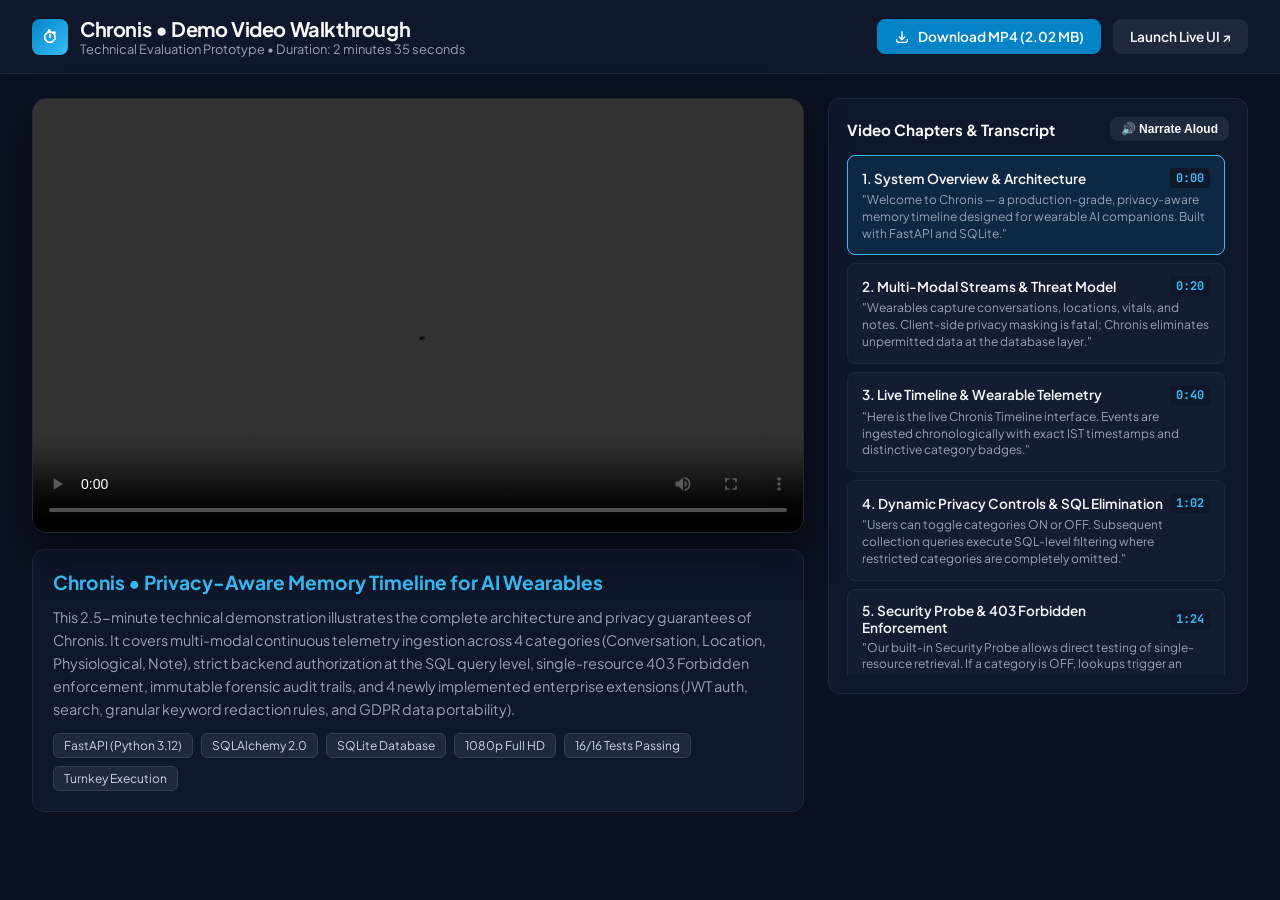
<file: demo_video.html>
<!DOCTYPE html>
<html lang="en">
<head>
  <meta charset="UTF-8">
  <meta name="viewport" content="width=device-width, initial-scale=1.0">
  <title>Chronis • Demo Video Walkthrough (2:35)</title>
  <link rel="preconnect" href="https://fonts.googleapis.com">
  <link rel="preconnect" href="https://fonts.gstatic.com" crossorigin>
  <link href="https://fonts.googleapis.com/css2?family=Plus+Jakarta+Sans:wght@400;500;600;700;800&family=JetBrains+Mono:wght@400;500;700&display=swap" rel="stylesheet">
  <style>
    :root {
      --bg: #0b1120;
      --card-bg: #0f172a;
      --border: #1e293b;
      --border-focus: #38bdf8;
      --text: #f8fafc;
      --text-muted: #94a3b8;
      --primary: #38bdf8;
      --accent: #34d399;
      --danger: #fb7185;
      --warning: #fbbf24;
    }
    * { box-sizing: border-box; margin: 0; padding: 0; }
    body {
      font-family: 'Plus Jakarta Sans', -apple-system, sans-serif;
      background: var(--bg);
      color: var(--text);
      min-height: 100vh;
      display: flex;
      flex-direction: column;
    }
    header {
      padding: 16px 32px;
      background: var(--card-bg);
      border-bottom: 1px solid var(--border);
      display: flex;
      justify-content: space-between;
      align-items: center;
    }
    .brand {
      display: flex;
      align-items: center;
      gap: 12px;
    }
    .brand-logo {
      width: 36px;
      height: 36px;
      border-radius: 8px;
      background: linear-gradient(135deg, #0284c7, #38bdf8);
      display: flex;
      align-items: center;
      justify-content: center;
      color: white;
      font-weight: 800;
    }
    .brand-title { font-size: 1.25rem; font-weight: 700; letter-spacing: -0.02em; }
    .brand-subtitle { font-size: 0.8rem; color: var(--text-muted); }
    .actions { display: flex; gap: 12px; }
    .btn {
      padding: 8px 16px;
      border-radius: 8px;
      font-size: 0.85rem;
      font-weight: 600;
      cursor: pointer;
      border: 1px solid var(--border);
      background: #1e293b;
      color: var(--text);
      transition: all 0.2s ease;
      display: inline-flex;
      align-items: center;
      gap: 8px;
      text-decoration: none;
    }
    .btn:hover { background: #334155; border-color: var(--primary); }
    .btn-primary { background: #0284c7; border-color: #0284c7; color: white; }
    .btn-primary:hover { background: #0369a1; }
    
    .main-container {
      flex: 1;
      display: grid;
      grid-template-columns: 1fr 420px;
      gap: 24px;
      padding: 24px 32px;
      max-width: 1700px;
      margin: 0 auto;
      width: 100%;
    }
    @media (max-width: 1100px) {
      .main-container { grid-template-columns: 1fr; }
    }
    
    .video-section {
      display: flex;
      flex-direction: column;
      gap: 16px;
    }
    .video-wrapper {
      position: relative;
      background: black;
      border-radius: 14px;
      overflow: hidden;
      border: 1px solid var(--border);
      box-shadow: 0 20px 40px rgba(0,0,0,0.5);
    }
    video {
      width: 100%;
      height: auto;
      display: block;
      aspect-ratio: 16 / 9;
    }
    
    .video-info {
      background: var(--card-bg);
      border: 1px solid var(--border);
      border-radius: 12px;
      padding: 20px;
      display: flex;
      flex-direction: column;
      gap: 12px;
    }
    .video-title { font-size: 1.2rem; font-weight: 700; color: var(--primary); }
    .video-desc { font-size: 0.9rem; color: var(--text-muted); line-height: 1.6; }
    .meta-tags { display: flex; flex-wrap: wrap; gap: 8px; }
    .meta-tag {
      background: #1e293b;
      border: 1px solid #334155;
      padding: 4px 10px;
      border-radius: 6px;
      font-size: 0.75rem;
      color: #cbd5e1;
    }
    
    .sidebar {
      display: flex;
      flex-direction: column;
      gap: 16px;
    }
    .panel {
      background: var(--card-bg);
      border: 1px solid var(--border);
      border-radius: 12px;
      padding: 18px;
      display: flex;
      flex-direction: column;
      gap: 14px;
    }
    .panel-header {
      font-size: 0.95rem;
      font-weight: 700;
      color: var(--text);
      display: flex;
      justify-content: space-between;
      align-items: center;
    }
    
    .chapter-list {
      display: flex;
      flex-direction: column;
      gap: 8px;
      max-height: 520px;
      overflow-y: auto;
      padding-right: 4px;
    }
    .chapter-item {
      padding: 12px 14px;
      border-radius: 8px;
      background: #131d31;
      border: 1px solid var(--border);
      cursor: pointer;
      transition: all 0.15s ease;
      display: flex;
      flex-direction: column;
      gap: 4px;
    }
    .chapter-item:hover {
      background: #1e293b;
      border-color: var(--primary);
    }
    .chapter-item.active {
      background: rgba(2, 132, 199, 0.15);
      border-color: var(--primary);
    }
    .chapter-top {
      display: flex;
      justify-content: space-between;
      align-items: center;
    }
    .chapter-time {
      font-family: 'JetBrains Mono', monospace;
      font-size: 0.75rem;
      color: var(--primary);
      font-weight: 700;
      background: #0f172a;
      padding: 2px 6px;
      border-radius: 4px;
    }
    .chapter-title {
      font-size: 0.85rem;
      font-weight: 600;
      color: var(--text);
    }
    .chapter-narration {
      font-size: 0.75rem;
      color: var(--text-muted);
      line-height: 1.4;
    }
  </style>
</head>
<body>

  <header>
    <div class="brand">
      <div class="brand-logo">⏱</div>
      <div>
        <div class="brand-title">Chronis • Demo Video Walkthrough</div>
        <div class="brand-subtitle">Technical Evaluation Prototype • Duration: 2 minutes 35 seconds</div>
      </div>
    </div>
    <div class="actions">
      <a href="demo_video.mp4" download="Chronis_Demo_Walkthrough.mp4" class="btn btn-primary">
        <svg width="16" height="16" fill="none" stroke="currentColor" stroke-width="2" viewBox="0 0 24 24"><path stroke-linecap="round" stroke-linejoin="round" d="M4 16v1a3 3 0 003 3h10a3 3 0 003-3v-1m-4-4l-4 4m0 0l-4-4m4 4V4"></path></svg>
        Download MP4 (2.02 MB)
      </a>
      <a href="http://127.0.0.1:8000" target="_blank" class="btn">
        Launch Live UI ↗
      </a>
    </div>
  </header>

  <div class="main-container">
    <div class="video-section">
      <div class="video-wrapper">
        <video id="player" controls autoplay preload="metadata">
          <source src="demo_video.mp4" type="video/mp4">
          Your browser does not support the video tag.
        </video>
      </div>

      <div class="video-info">
        <div class="video-title">Chronis • Privacy-Aware Memory Timeline for AI Wearables</div>
        <div class="video-desc">
          This 2.5-minute technical demonstration illustrates the complete architecture and privacy guarantees of Chronis. It covers multi-modal continuous telemetry ingestion across 4 categories (Conversation, Location, Physiological, Note), strict backend authorization at the SQL query level, single-resource 403 Forbidden enforcement, immutable forensic audit trails, and 4 newly implemented enterprise extensions (JWT auth, search, granular keyword redaction rules, and GDPR data portability).
        </div>
        <div class="meta-tags">
          <span class="meta-tag">FastAPI (Python 3.12)</span>
          <span class="meta-tag">SQLAlchemy 2.0</span>
          <span class="meta-tag">SQLite Database</span>
          <span class="meta-tag">1080p Full HD</span>
          <span class="meta-tag">16/16 Tests Passing</span>
          <span class="meta-tag">Turnkey Execution</span>
        </div>
      </div>
    </div>

    <div class="sidebar">
      <div class="panel">
        <div class="panel-header">
          <span>Video Chapters & Transcript</span>
          <button id="ttsToggle" class="btn" style="padding: 4px 10px; font-size: 0.75rem;">
            🔊 Narrate Aloud
          </button>
        </div>
        <div class="chapter-list" id="chapterList">
          <!-- Chapters rendered by JS -->
        </div>
      </div>
    </div>
  </div>

  <script>
    const chapters = [
      {
        time: 0,
        timeStr: "0:00",
        title: "1. System Overview & Architecture",
        narration: "Welcome to Chronis — a production-grade, privacy-aware memory timeline designed for wearable AI companions. Built with FastAPI and SQLite."
      },
      {
        time: 20,
        timeStr: "0:20",
        title: "2. Multi-Modal Streams & Threat Model",
        narration: "Wearables capture conversations, locations, vitals, and notes. Client-side privacy masking is fatal; Chronis eliminates unpermitted data at the database layer."
      },
      {
        time: 40,
        timeStr: "0:40",
        title: "3. Live Timeline & Wearable Telemetry",
        narration: "Here is the live Chronis Timeline interface. Events are ingested chronologically with exact IST timestamps and distinctive category badges."
      },
      {
        time: 62,
        timeStr: "1:02",
        title: "4. Dynamic Privacy Controls & SQL Elimination",
        narration: "Users can toggle categories ON or OFF. Subsequent collection queries execute SQL-level filtering where restricted categories are completely omitted."
      },
      {
        time: 84,
        timeStr: "1:24",
        title: "5. Security Probe & 403 Forbidden Enforcement",
        narration: "Our built-in Security Probe allows direct testing of single-resource retrieval. If a category is OFF, lookups trigger an immediate 403 Forbidden."
      },
      {
        time: 106,
        timeStr: "1:46",
        title: "6. Immutable Forensic Audit Trail",
        narration: "The Audit Trail provides complete transparency. Every sensitive operation is logged. The trail is strictly immutable and read-only."
      },
      {
        time: 128,
        timeStr: "2:08",
        title: "7. Advanced Architectural Approaches",
        narration: "We implemented four advanced enterprise architectures: JWT multi-tenancy, date/keyword search, granular privacy rules, and GDPR data export."
      },
      {
        time: 148,
        timeStr: "2:28",
        title: "8. Automated Verification & Conclusion",
        narration: "All 16 unit tests and 11 end-to-end verification steps pass in under 2 seconds. Chronis is complete and ready for evaluation."
      }
    ];

    const player = document.getElementById("player");
    const list = document.getElementById("chapterList");
    const ttsBtn = document.getElementById("ttsToggle");
    let ttsEnabled = false;
    let lastSpokenChapter = -1;

    // Render chapters
    chapters.forEach((ch, idx) => {
      const item = document.createElement("div");
      item.className = "chapter-item" + (idx === 0 ? " active" : "");
      item.id = `chap-${idx}`;
      item.innerHTML = `
        <div class="chapter-top">
          <span class="chapter-title">${ch.title}</span>
          <span class="chapter-time">${ch.timeStr}</span>
        </div>
        <div class="chapter-narration">"${ch.narration}"</div>
      `;
      item.addEventListener("click", () => {
        player.currentTime = ch.time;
        player.play();
        highlightChapter(idx);
        if (ttsEnabled) speakNarration(ch.narration);
      });
      list.appendChild(item);
    });

    function highlightChapter(index) {
      document.querySelectorAll(".chapter-item").forEach((el, i) => {
        el.classList.toggle("active", i === index);
      });
      const activeEl = document.getElementById(`chap-${index}`);
      if (activeEl) {
        activeEl.scrollIntoView({ behavior: "smooth", block: "nearest" });
      }
    }

    // Track video time
    player.addEventListener("timeupdate", () => {
      const cur = player.currentTime;
      let activeIdx = 0;
      for (let i = chapters.length - 1; i >= 0; i--) {
        if (cur >= chapters[i].time) {
          activeIdx = i;
          break;
        }
      }
      highlightChapter(activeIdx);

      if (ttsEnabled && activeIdx !== lastSpokenChapter) {
        lastSpokenChapter = activeIdx;
        speakNarration(chapters[activeIdx].narration);
      }
    });

    function speakNarration(text) {
      if (!window.speechSynthesis) return;
      window.speechSynthesis.cancel();
      const utter = new SpeechSynthesisUtterance(text);
      utter.rate = 1.05;
      utter.pitch = 1.0;
      window.speechSynthesis.speak(utter);
    }

    ttsBtn.addEventListener("click", () => {
      ttsEnabled = !ttsEnabled;
      ttsBtn.style.color = ttsEnabled ? "var(--accent)" : "var(--text)";
      ttsBtn.style.borderColor = ttsEnabled ? "var(--accent)" : "var(--border)";
      ttsBtn.textContent = ttsEnabled ? "🔊 Narration Active" : "🔊 Narrate Aloud";
      if (ttsEnabled) {
        const cur = player.currentTime;
        let activeIdx = 0;
        for (let i = chapters.length - 1; i >= 0; i--) {
          if (cur >= chapters[i].time) { activeIdx = i; break; }
        }
        speakNarration(chapters[activeIdx].narration);
      } else {
        window.speechSynthesis.cancel();
      }
    });
  </script>
</body>
</html>
</file>
